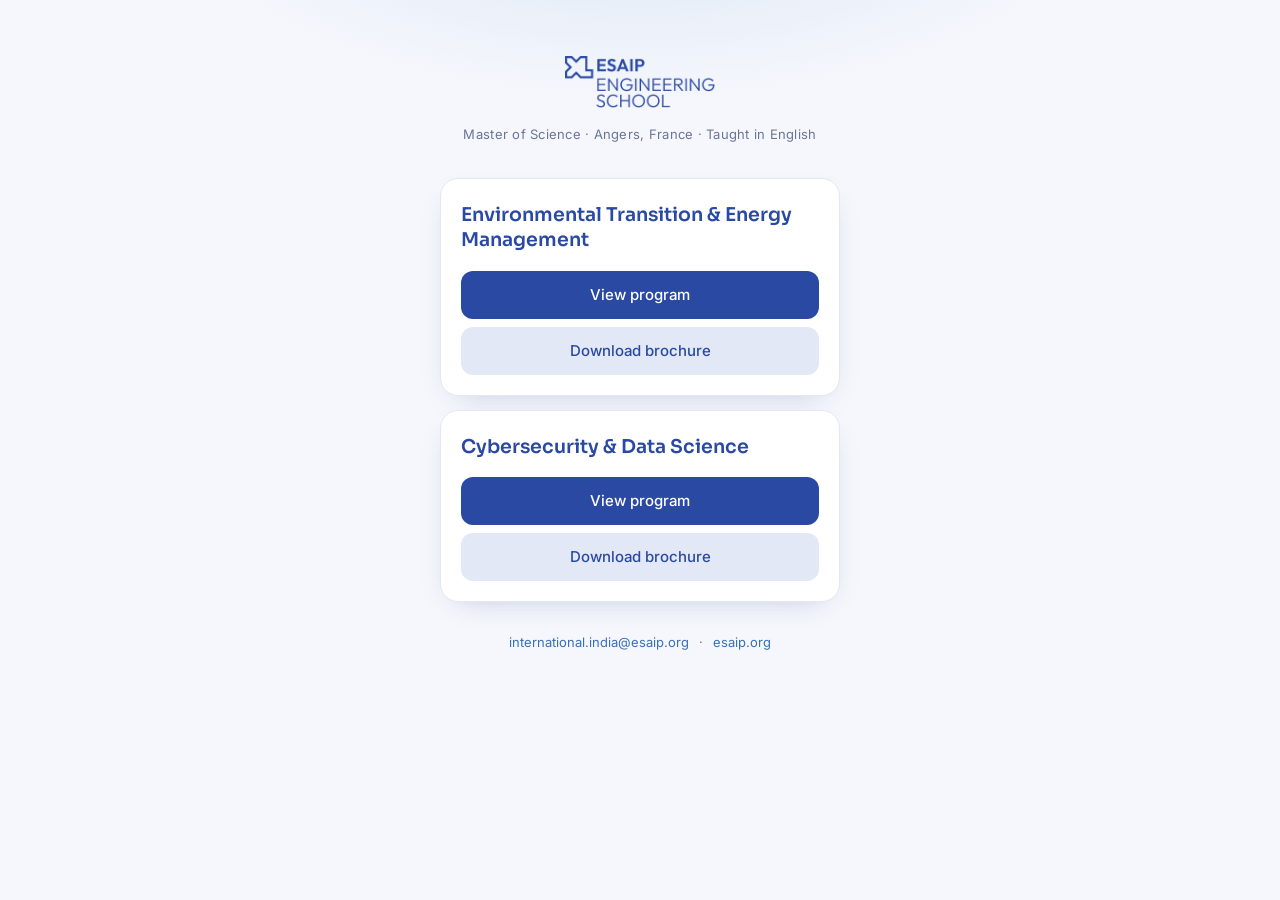
<file: index.html>
<!doctype html>
<html lang="en">
<head>
  <meta charset="utf-8">
  <meta name="viewport" content="width=device-width, initial-scale=1, viewport-fit=cover">
  <title>ESAIP — MSc Programs</title>
  <meta name="theme-color" content="#2a49a3">
  <link rel="icon" type="image/png" href="assets/favicon.png">
  <link rel="preconnect" href="https://fonts.googleapis.com">
  <link rel="preconnect" href="https://fonts.gstatic.com" crossorigin>
  <link href="https://fonts.googleapis.com/css2?family=Sora:wght@400;600&family=Inter:wght@400;500;600&display=swap" rel="stylesheet">
  <link rel="stylesheet" href="css/style.css">
</head>
<body>
  <main class="page">

    <header class="head">
      <img class="logo" src="assets/logo-blue.png" alt="ESAIP Engineering School" width="632" height="220">
      <p class="intro">Master of Science · Angers, France · Taught in English</p>
    </header>

    <article class="program">
      <h2>Environmental Transition &amp; Energy Management</h2>
      <div class="links">
        <a class="btn btn--primary" href="https://en.esaip.org/formation/msc-environmental-transition-energy-management/" target="_blank" rel="noopener">View program</a>
        <a class="btn btn--ghost" href="brochures/ESAIP-MSc-Environmental-Transition-Energy-Management.pdf"
           data-brochure="Environmental Transition & Energy Management">Download brochure</a>
      </div>
    </article>

    <article class="program">
      <h2>Cybersecurity &amp; Data Science</h2>
      <div class="links">
        <a class="btn btn--primary" href="https://en.esaip.org/formation/msc-cybersecurity/" target="_blank" rel="noopener">View program</a>
        <a class="btn btn--ghost" href="brochures/ESAIP-MSc-Cybersecurity-Data-Science.pdf"
           data-brochure="Cybersecurity & Data Science">Download brochure</a>
      </div>
    </article>

    <footer class="foot">
      <a href="mailto:international.india@esaip.org">international.india@esaip.org</a>
      <span aria-hidden="true">·</span>
      <a href="https://en.esaip.org/" target="_blank" rel="noopener">esaip.org</a>
    </footer>

  </main>

  <!-- Pop-up form shown before a brochure download -->
  <dialog class="modal" id="leadDialog" aria-labelledby="formTitle">
    <button class="modal__close" type="button" id="closeDialog" aria-label="Close">&times;</button>

    <div id="formView">
      <h2 id="formTitle">Get the brochure</h2>
      <p class="form-note" id="formProgram">Enter your details to download the brochure.</p>

      <form id="leadForm" novalidate>
        <!-- FormSubmit settings -->
        <input type="hidden" name="_subject" id="formSubject" value="New brochure request — ESAIP event">
        <input type="hidden" name="_template" value="table">
        <input type="hidden" name="_captcha" value="false">
        <input type="hidden" name="brochure" id="formBrochure" value="">
        <input type="text" name="_honey" class="hp" tabindex="-1" autocomplete="off">

        <div class="row">
          <label class="field">
            <span>Name</span>
            <input type="text" name="name" autocomplete="given-name" required>
          </label>
          <label class="field">
            <span>Surname</span>
            <input type="text" name="surname" autocomplete="family-name" required>
          </label>
        </div>
        <label class="field">
          <span>Email</span>
          <input type="email" name="email" autocomplete="email" inputmode="email" required>
        </label>
        <label class="field">
          <span>Phone number</span>
          <input type="tel" name="phone" autocomplete="tel" inputmode="tel" placeholder="+91 98765 43210" required>
        </label>

        <button class="btn btn--primary" type="submit">Download brochure</button>
        <p class="form-status" id="formStatus" role="status" aria-live="polite"></p>
        <p class="consent">By submitting, you agree that ESAIP may contact you about its programs.</p>
      </form>
    </div>

    <div class="done" id="doneView" hidden>
      <div class="done-icon" aria-hidden="true">✓</div>
      <h2>Thank you!</h2>
      <p class="form-note">Your brochure is downloading. Our team will be in touch soon.</p>
      <a class="btn btn--primary" id="doneLink" href="#" download>Download again</a>
    </div>
  </dialog>

  <script>
    (function () {
      var EMAIL = "international.india@esaip.org";
      var STORAGE_KEY = "esaip_msc_lead";

      var dialog   = document.getElementById("leadDialog");
      var form     = document.getElementById("leadForm");
      var status   = document.getElementById("formStatus");
      var submit   = form.querySelector("button[type=submit]");
      var formView = document.getElementById("formView");
      var doneView = document.getElementById("doneView");
      var doneLink = document.getElementById("doneLink");
      var pending  = null; // { href, name }

      function hasRegistered() {
        try { return localStorage.getItem(STORAGE_KEY) === "1"; } catch (e) { return false; }
      }
      function rememberRegistered() {
        try { localStorage.setItem(STORAGE_KEY, "1"); } catch (e) {}
      }

      function startDownload(href) {
        var a = document.createElement("a");
        a.href = href;
        a.setAttribute("download", "");
        document.body.appendChild(a);
        a.click();
        a.remove();
      }

      function openForm(item) {
        pending = item;
        document.getElementById("formProgram").textContent =
          "Enter your details to download the " + item.name + " brochure.";
        document.getElementById("formBrochure").value = item.name;
        document.getElementById("formSubject").value = "New brochure request — " + item.name;
        formView.hidden = false;
        doneView.hidden = true;
        status.textContent = "";
        status.className = "form-status";
        dialog.showModal();
      }

      function showDone() {
        rememberRegistered();
        form.reset();
        form.classList.remove("tried");
        formView.hidden = true;
        doneView.hidden = false;
        doneLink.href = pending.href;
        startDownload(pending.href);
      }

      // Download buttons: ask for details the first time, download directly afterwards
      document.querySelectorAll("[data-brochure]").forEach(function (link) {
        link.addEventListener("click", function (e) {
          e.preventDefault();
          var item = { href: link.getAttribute("href"), name: link.getAttribute("data-brochure") };
          if (hasRegistered()) startDownload(item.href);
          else openForm(item);
        });
      });

      // Close: × button or tap outside the box
      document.getElementById("closeDialog").addEventListener("click", function () { dialog.close(); });
      dialog.addEventListener("click", function (e) { if (e.target === dialog) dialog.close(); });

      form.addEventListener("submit", function (e) {
        e.preventDefault();
        if (!form.checkValidity()) {
          form.classList.add("tried");
          status.className = "form-status is-error";
          status.textContent = "Please fill in all fields with a valid email.";
          return;
        }

        submit.disabled = true;
        submit.textContent = "Sending…";
        status.className = "form-status";
        status.textContent = "";

        fetch("https://formsubmit.co/ajax/" + EMAIL, {
          method: "POST",
          headers: { "Content-Type": "application/json", "Accept": "application/json" },
          body: JSON.stringify(Object.fromEntries(new FormData(form)))
        })
          .then(function () { showDone(); })
          .catch(function () {
            // FormSubmit often delivers the email even when the browser can't read its reply,
            // so only treat it as a failure when the phone is actually offline.
            if (navigator.onLine === false) {
              status.className = "form-status is-error";
              status.textContent = "You seem to be offline. Please check your connection and try again.";
            } else {
              showDone();
            }
          })
          .finally(function () {
            submit.disabled = false;
            submit.textContent = "Download brochure";
          });
      });
    })();
  </script>
</body>
</html>
</file>
<file: css/style.css>
/* ESAIP — MSc page */

:root {
  --blue-900: #1c3580;
  --blue-800: #2a49a3;
  --blue-600: #3a6fb6;
  --blue-500: #4b83cb;
  --blue-100: #e3e8f7;
  --blue-50:  #f5f7fc;
  --ink: #18234a;
  --muted: #6b7596;
  --line: #e2e7f3;
  --shadow: 0 10px 30px -18px rgba(28, 53, 128, .35);
  --font-head: "Sora", system-ui, sans-serif;
  --font-body: "Inter", system-ui, -apple-system, sans-serif;
}

*, *::before, *::after { box-sizing: border-box; }

body {
  margin: 0;
  min-height: 100vh;
  font-family: var(--font-body);
  color: var(--ink);
  background:
    radial-gradient(700px 320px at 50% -120px, rgba(75, 131, 203, .16), transparent 70%),
    var(--blue-50);
  -webkit-font-smoothing: antialiased;
}

.page {
  max-width: 440px;
  margin: 0 auto;
  padding: calc(56px + env(safe-area-inset-top)) 20px calc(40px + env(safe-area-inset-bottom));
}

/* Header */
.head { text-align: center; margin-bottom: 36px; }
.logo { width: 150px; height: auto; display: block; margin: 0 auto; }
.intro { margin: 18px 0 0; font-size: 13px; letter-spacing: .02em; color: var(--muted); }

/* Program */
.program {
  background: #fff;
  border: 1px solid var(--line);
  border-radius: 18px;
  padding: 24px 20px 20px;
  margin-bottom: 14px;
  box-shadow: var(--shadow);
}
.program h2 {
  margin: 0 0 18px;
  font-family: var(--font-head);
  font-weight: 600;
  font-size: 19px;
  line-height: 1.3;
  color: var(--blue-800);
}
.links { display: grid; gap: 8px; }

/* Buttons */
.btn {
  display: flex;
  align-items: center;
  justify-content: center;
  min-height: 48px;
  padding: 12px 18px;
  border: 0;
  border-radius: 12px;
  font: 500 15px/1.2 var(--font-body);
  text-decoration: none;
  cursor: pointer;
  transition: background .2s ease, opacity .2s ease;
  -webkit-tap-highlight-color: transparent;
}
.btn--primary { background: var(--blue-800); color: #fff; }
.btn--primary:hover { background: var(--blue-900); }
.btn--ghost { background: var(--blue-100); color: var(--blue-800); }
.btn--ghost:hover { background: #d6ddf2; }
.btn:focus-visible { outline: 2px solid var(--blue-500); outline-offset: 2px; }

/* Footer */
.foot {
  margin-top: 32px;
  text-align: center;
  font-size: 13px;
  color: var(--muted);
}
/* Form */
.form-card h2 { margin-bottom: 4px; }
.form-note { margin: 0 0 18px; font-size: 14px; color: var(--muted); }
#leadForm { display: grid; gap: 12px; }
.row { display: grid; grid-template-columns: 1fr 1fr; gap: 10px; }
.field { display: grid; gap: 6px; min-width: 0; }
.field span { font-size: 13px; font-weight: 500; color: var(--ink); }
.field input {
  width: 100%;
  min-height: 46px;
  padding: 11px 13px;
  font: 400 16px/1.2 var(--font-body); /* 16px stops iPhone zooming in */
  color: var(--ink);
  background: var(--blue-50);
  border: 1px solid var(--line);
  border-radius: 10px;
  transition: border-color .2s ease, background .2s ease, box-shadow .2s ease;
}
.field input::placeholder { color: #a3abc4; }
.field input:focus {
  outline: none;
  background: #fff;
  border-color: var(--blue-500);
  box-shadow: 0 0 0 3px rgba(75, 131, 203, .15);
}
/* Pop-up form */
.modal {
  width: min(420px, calc(100% - 24px));
  max-height: calc(100dvh - 24px);
  overflow: auto;
  padding: 28px 22px 22px;
  border: 0;
  border-radius: 20px;
  background: #fff;
  color: var(--ink);
  box-shadow: 0 24px 60px -20px rgba(24, 35, 74, .45);
}
.modal[open] { animation: modal-in .25s ease; }
.modal::backdrop { background: rgba(24, 35, 74, .45); backdrop-filter: blur(3px); }
@keyframes modal-in { from { opacity: 0; transform: translateY(12px) scale(.98); } }
.modal h2 {
  margin: 0 0 4px;
  padding-right: 36px;
  font-family: var(--font-head);
  font-weight: 600;
  font-size: 20px;
  color: var(--blue-800);
}
.modal__close {
  position: absolute;
  top: 14px;
  right: 14px;
  width: 34px;
  height: 34px;
  border: 0;
  border-radius: 50%;
  background: var(--blue-50);
  color: var(--blue-800);
  font-size: 22px;
  line-height: 1;
  cursor: pointer;
}
.modal__close:hover { background: var(--blue-100); }
.done { text-align: center; padding-top: 6px; }
.done h2 { padding-right: 0; }
.done-icon {
  width: 56px;
  height: 56px;
  margin: 0 auto 14px;
  display: grid;
  place-items: center;
  border-radius: 50%;
  background: #e6f5ee;
  color: #1f8a5b;
  font-size: 26px;
}
.done .btn { margin-top: 18px; }
body:has(.modal[open]) { overflow: hidden; }
.tried .field input:invalid { border-color: #d9534f; }
#leadForm .btn { width: 100%; margin-top: 4px; }
#leadForm .btn:disabled { opacity: .7; cursor: default; }
.form-status { margin: 0; font-size: 14px; text-align: center; min-height: 1px; }
.form-status.is-ok { color: #1f8a5b; }
.form-status.is-error { color: #c0392b; }
.consent { margin: 0; font-size: 12px; color: var(--muted); text-align: center; }
.hp { display: none; }
.foot a { color: var(--blue-600); text-decoration: none; }
.foot a:hover { text-decoration: underline; }
.foot span { margin: 0 6px; }
</file>
